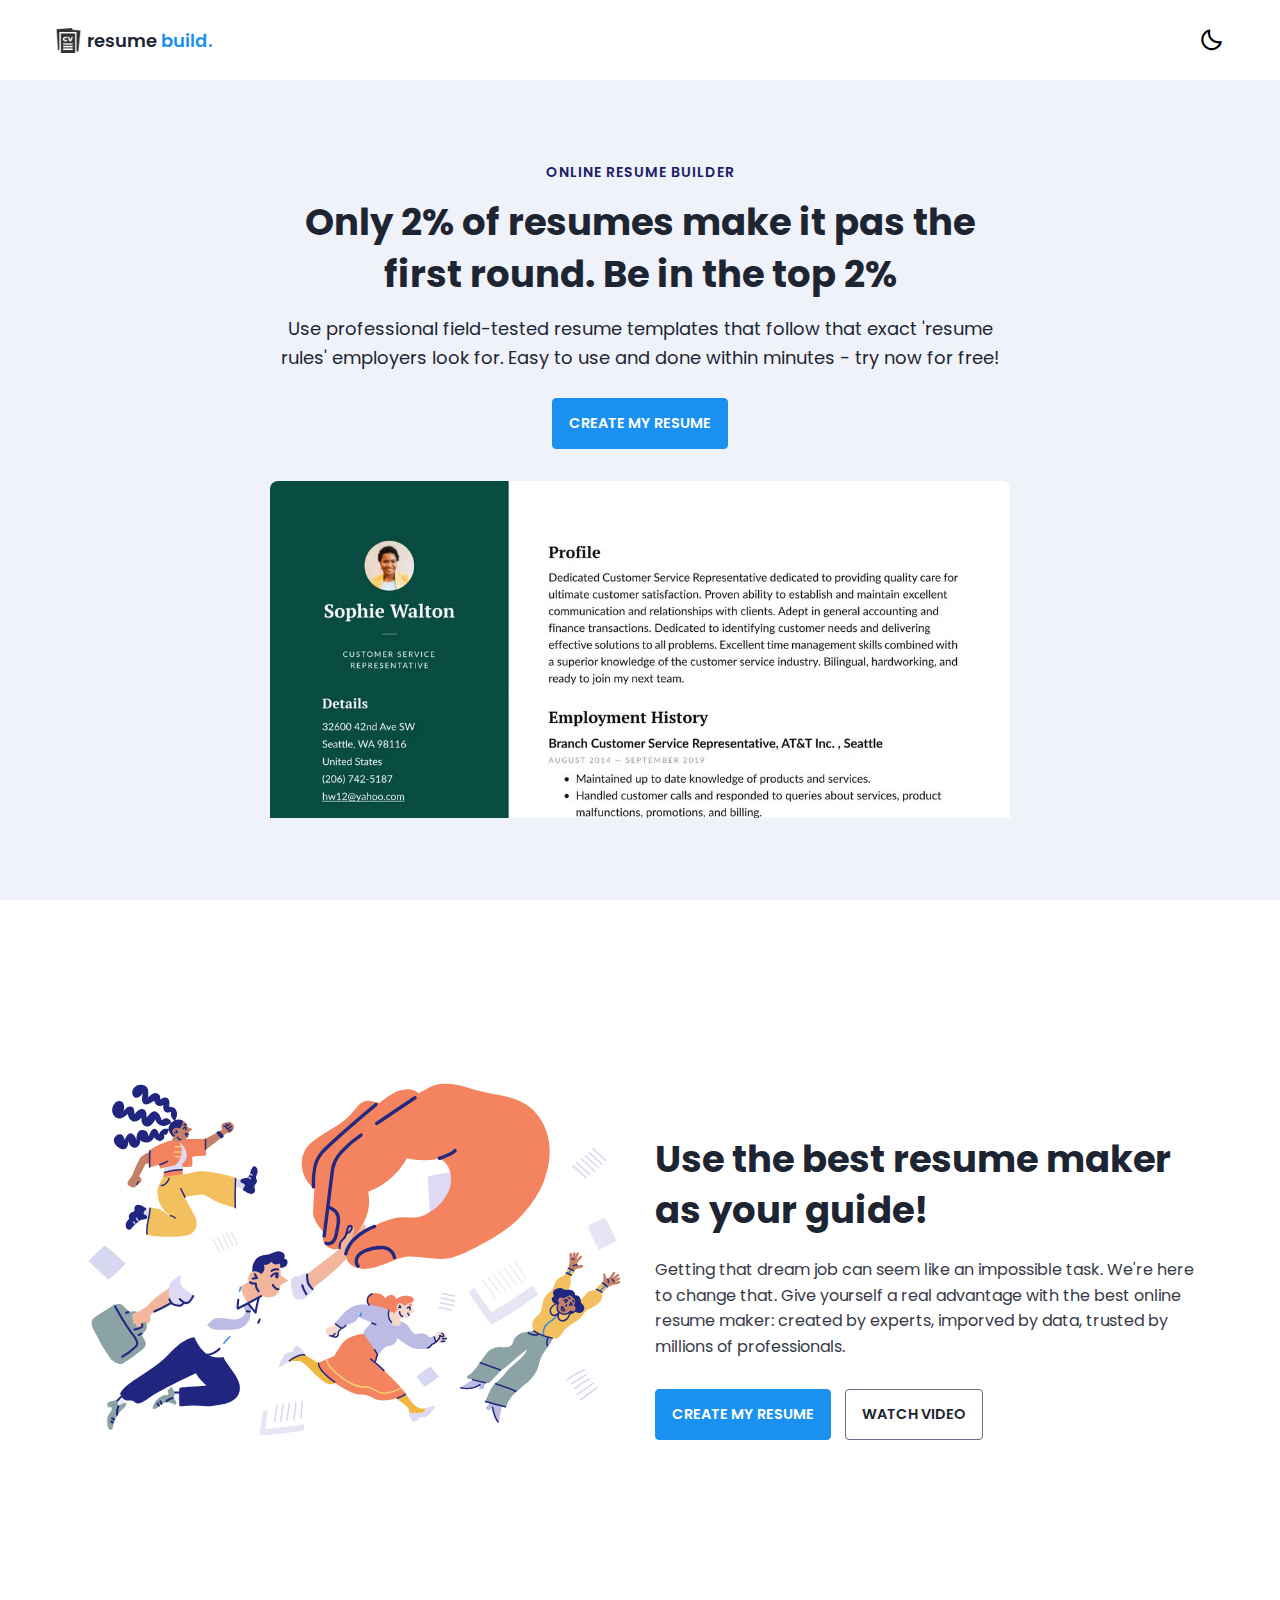
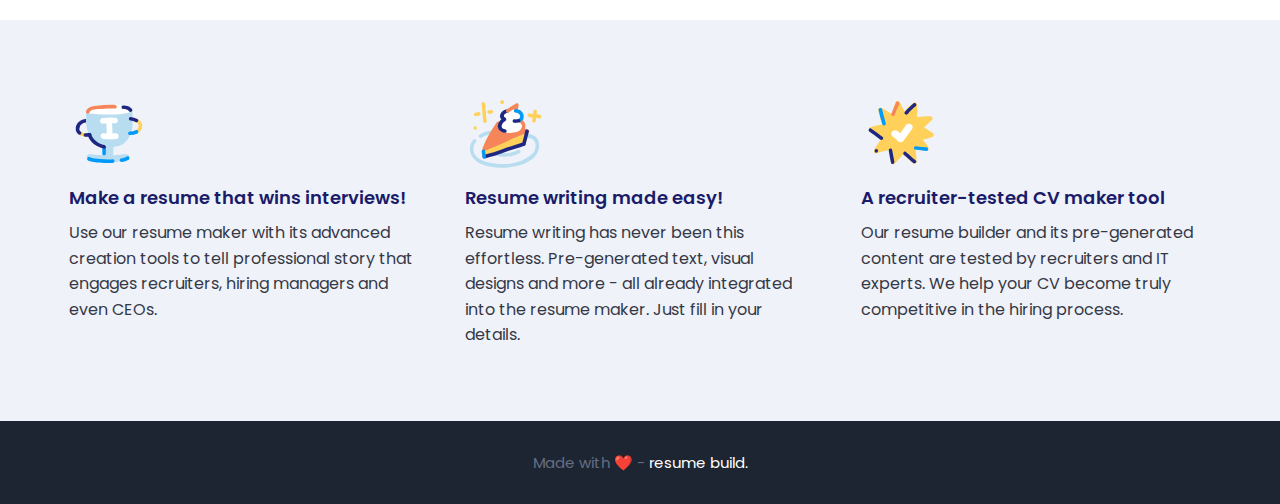
<file: index.html>
<!DOCTYPE html>
<html>
    <head>
        <meta charset="utf-8">
        <meta http-equiv="X-UA-Compatible" content="IE=edge">
        <title>Home Page</title>
        <meta name="description" content="">
        <meta name="viewport" content="width=device-width, initial-scale=1">
        <link rel="stylesheet" href="assets/css/main.css">
        <link href='https://unpkg.com/boxicons@2.1.4/css/boxicons.min.css' rel='stylesheet'>

    </head>
    <body>
        <nav class = "navbar bg-white">
            <div class="container">
                <div class = "navbar-content">
                    <div class = "brand-and-toggler">
                        <a href = "index.html" class = "navbar-brand">
                            <img src = "assets/images/curriculum-vitae.png" alt = "" class = "navbar-brand-icon">
                            <span class = "navbar-brand-text">resume <span>build.</span>
                        </a>
                        <!-- <button type = "button" class = "navbar-toggler-btn"> -->
                            <!-- <div class = "bars">
                                <div class = "bar"></div>
                                <div class = "bar"></div>
                                <div class = "bar"></div>
                            </div> -->
                            <div class="bx bx-moon" id="darkMode-icon"></div>
                    </div>
                </div>
            </div>
        </nav>
        
        <header class = "header bg-bright" id = "header">
            <div class = "container">
                <div class = "header-content text-center">
                    <h6 class = "text-uppercase text-blue-dark fs-14 fw-6 ls-1">online resume builder</h6>
                    <h1 class = "lg-title">Only 2% of resumes make it pas the first round. Be in the top 2%</h1>
                    <p class = "text-dark fs-18">Use professional field-tested resume templates that follow that exact 'resume rules' employers look for. Easy to use and done within minutes - try now for free!</p>
                    <a href = "resume.html" class = "btn btn-primary text-uppercase">create my resume</a>
                    <img src = "assets/images/dublin-resume-templates.avif">
                </div>
            </div>
        </header>

        <div class="section-one">
            <div class="container">
                <div class = "section-one-content">
                    <div class="section-one-l">
                        <img src = "assets/images/visual-0c7080adf17f1f207276f613447c924f667dab34b7ac415cd7ef653172defd0b.svg">
                    </div>
                    <div class = "section-one-r text-center">
                        <h2 class = "lg-title">Use the best resume maker as your guide!</h2>
                        <p class = "text">Getting that dream job can seem like an impossible task. We're here to change that. Give yourself a real advantage with the best online resume maker: created by experts, imporved by data, trusted by millions of professionals.</p>
                        <div class = "btn-group">
                            <a href = "resume.html" class = "btn btn-primary text-uppercase">create my resume</a>
                            <a href = "#" class = "btn btn-secondary text-uppercase">watch video</a>
                        </div>
                    </div>
                </div>
            </div>
        </div>

        <div class = "section-two bg-bright">
            <div class="container">
                <div class="section-two-content">
                    <div class = "section-items">
                        <div class = "section-item">
                            <div class = "section-item-icon">
                                <img src = "assets/images/feature-1-edf4481d69166ac81917d1e40e6597c8d61aa970ad44367ce78049bf830fbda5.svg" alt = "">
                            </div>
                            <h5 class = "section-item-title">Make a resume that wins interviews!</h5>
                            <p class = "text">Use our resume maker with its advanced creation tools to tell professional story that engages recruiters, hiring managers and even CEOs.</p>
                        </div>

                        <div class = "section-item">
                            <div class = "section-item-icon">
                                <img src = "assets/images/feature-2-a7a471bd973c02a55d1b3f8aff578cd3c9a4c5ac4fc74423d94ecc04aef3492b.svg" alt = "">
                            </div>
                            <h5 class = "section-item-title">Resume writing made easy!</h5>
                            <p class = "text">Resume writing has never been this effortless. Pre-generated text, visual designs and more - all already integrated into the resume maker. Just fill in your details.</p>
                        </div>

                        <div class = "section-item">
                            <div class = "section-item-icon">
                                <img src = "assets/images/feature-3-4e87a82f83e260488c36f8105e26f439fdc3ee5009372bb5e12d9421f32eabdd.svg" alt = "">
                            </div>
                            <h5 class = "section-item-title">A recruiter-tested CV maker tool</h5>
                            <p class = "text">Our resume builder and its pre-generated content are tested by recruiters and IT experts. We help your CV become truly competitive in the hiring process.</p>
                        </div>
                    </div>
                </div>
            </div>
        </div>

        <script>
            function myFunction() {
                var element = document.body;
                element.classList.toggle("dark-mode");
              }
        </script>

        <footer class = "footer bg-dark">
            <div class="container">
                <div class = "footer-content text-center">
                    <p class="fs-15">Made with ❤️ - <span>resume build.</span></p>
                </div>
            </div>
        </footer>
        
    </body>
</html>
</file>
<file: assets/css/main.css>
@import url('https://fonts.googleapis.com/css2?family=Manrope:wght@200;300;400;500;600;700;800&family=Poppins:ital,wght@0,100;0,200;0,300;0,400;0,500;0,600;0,700;0,800;0,900;1,100;1,200;1,300;1,400;1,500;1,600;1,700;1,800;1,900&display=swap');

:root{
    --clr-blue: #1A91F0;
    --clr-blue-mid: #1170CD;
    --clr-blue-dark: #1A1C6A;
    --clr-white: #fff;
    --clr-bright: #EFF2F9;
    --clr-dark: #1e2532;
    --clr-black: #000;
    --clr-grey: #656e83;
    --clr-green: #084C41;
    --font-poppins: 'Poppins', sans-serif;
    --font-manrope: 'Manrope', sans-serif;;
    --transition: all 300ms ease-in-out;
}

*{
    padding: 0;
    margin: 0;
    box-sizing: border-box;
}

html{
    font-size: 10px;
}

body{
    font-size: 1.6rem;
    font-family: var(--font-poppins);
}

button{
    border: none;
    background-color: transparent;
    outline: 0;
    cursor: pointer;
    font-family: inherit;
}

img{
    width: 100%;
    display: block;
}

a{
    text-decoration: none;
}

/* fonts */
.font-poppins{font-family: var(--font-poppins);}
.font-manrope{font-family: var(--font-manrope);}

/* text colors */
.text-blue{color: var(--clr-blue);}
.text-blue-mid{color: var(--clr-blue-mid);}
.text-blue-dark{color: var(--clr-blue-dark);}
.text-bright{color: var(--clr-bright);}
.text-dark{color: var(--clr-dark);}
.text-grey{color: var(--clr-grey);}
.text-white{color: var(--clr-white);}

/* backgrounds */
.bg-blue{background-color: var(--clr-blue);}
.bg-blue-mid{background-color: var(--clr-blue-mid);}
.bg-blue-dark{background-color: var(--clr-blue-dark);}
.bg-bright{background-color: var(--clr-bright);}
.bg-dark{background-color: var(--clr-dark);}
.bg-grey{background-color: var(--clr-grey);}
.bg-white{background-color: var(--clr-white);}
.bg-black{background-color: var(--clr-black);}
.bg-green{background-color: var(--clr-green);}

.text-center{ text-align: center;}
.text-left{text-align: left;}
.text-right{text-align: right;}
.text-uppercase{text-transform: uppercase;}
.text-lowercase{text-transform: lowercase;}
.text-capitalize{text-transform: capitalize;}
.text{
    color: var(--clr-dark);
    opacity: 0.9;
    margin: 2rem 0;
    line-height: 1.6;
}

.fw-2{font-weight: 200;}
.fw-3{font-weight: 300;}
.fw-4{font-weight: 400;}
.fw-5{font-weight: 500;}
.fw-6{font-weight: 600;}
.fw-7{font-weight: 700;}
.fw-8{font-weight: 800;}

.fs-13{font-size: 13px;}
.fs-14{font-size: 14px;}
.fs-15{font-size: 15px;}
.fs-16{font-size: 16px;}
.fs-17{font-size: 17px;}
.fs-18{font-size: 18px;}
.fs-19{font-size: 19px;}
.fs-20{font-size: 20px;}
.fs-21{font-size: 21px;}
.fs-22{font-size: 22px;}
.fs-23{font-size: 23px;}
.fs-24{font-size: 24px;}
.fs-25{font-size: 25px;}

.ls-1{letter-spacing: 1px;}
.ls-2{letter-spacing: 2px;}

.container{
    max-width: 1200px;
    margin: 0 auto;
    padding: 0 1.6rem;
}

/* bars button */
.bars{
    display: flex;
    flex-direction: column;
    justify-content: space-between;
    height: 16.5px;
    width: 25px;
}
.bars .bar{
    width: 100%;
    height: 2px;
    background-color: var(--clr-blue);
    transition: var(--transition);
}

.bars:hover .bar{
    background-color: var(--clr-dark);
}

/* buttons */
.btn{
    font-size: 14.5px;
    font-weight: 600;
    padding: 1.4rem 1.6rem;
    border-radius: 4px;
    display: inline-block;
}

.btn-primary{
    background-color: var(--clr-blue);
    color: var(--clr-white);
    border: 1px solid var(--clr-blue);
    transition: var(--transition);
}

.btn-primary:hover{
    background-color: transparent;
    color: var(--clr-dark);
    border-color: var(--clr-grey);
}

.btn-secondary{
    background-color: transparent;
    color: var(--clr-dark);
    border: 1px solid var(--clr-grey);
    transition: var(--transition);
}

.btn-secondary:hover{
    background-color: var(--clr-blue);
    color: var(--clr-white);
    border-color: var(--clr-blue);
}

.btn-group button:first-child, .btn-group a:first-child{
    margin-right: 1rem!important;
}

/* navbar part */
.navbar{
    height: 80px;
    display: flex;
    align-items: center;
    box-shadow: rgba(0, 0, 0, 0.08) 0px 3px 8px;
}

.navbar .container{
    width: 100%;
}

.navbar-brand{
    display: flex;
    align-items: center;
    justify-content: flex-start;
    font-size: 1.8rem;
}
.navbar-brand-text{
    color: var(--clr-dark);
    font-weight: 600;
}
.navbar-brand-text span{
    color: var(--clr-blue);
}
.navbar-brand-icon{
    width: 25px;
    margin-right: 6px;
    opacity: 0.8;
}
.brand-and-toggler{
    display: flex;
    align-items: center;
    justify-content: space-between;
}
.header{
    min-height: calc(100vh - 80px);
    display: flex;
    flex-direction: column;
    align-items: center;
    justify-content: center;
}
.header-content{
    max-width: 740px;
    margin-right: auto;
    margin-left: auto;
}
.header-content img{
    max-width: 760px;
    border-top-right-radius: 8px;
    border-top-left-radius: 8px;
    margin-top: 3.2rem;
}
.lg-title{
    margin: 1.4rem 0;
    font-size: 37px;
    line-height: 1.4;
    color: var(--clr-dark);
}
.header-content p{
    margin-bottom: 2.6rem;
    line-height: 1.6;
}


/* section one */
.section-one{
    padding: 64px 0;
    min-height: 80vh;
    display: flex;
    align-items: center;
}
.section-one-l img{
    max-width: 545px;
    margin-right: auto;
    margin-left: auto;
}
.section-one-r{
    margin-top: 4rem;
}

.section-one .btn-group{
    margin-top: 2rem;
}
.section-one-r{
    max-width: 545px;
    margin-right: auto;
    margin-left: auto;
}
.section-one-r .btn-group{
    margin-top: 3rem;
}

/* section two */
.section-two{
    padding: 64px 0;
}
.section-two .section-items{
    display: grid;
    gap: 2rem;
}

.section-two .section-item{
    max-width: 350px;
    text-align: center;
    margin-right: auto;
    margin-left: auto;
}
.section-two .section-item-icon{
    margin: 1rem 0;
}
.section-two .section-item-icon img{
    width: 80px;
    margin-right: auto;
    margin-left: auto;
}
.section-two .section-item-title{
    color: var(--clr-blue-dark);
    font-size: 1.8rem;
    font-weight: 600;
}
.section-two .text{
    margin: 0.9rem 0;
}

/* footer */
.footer{
    padding: 3rem 0;
}
.footer-content p{
    color: var(--clr-grey);
}
.footer-content p span{
    color: var(--clr-white);
}

/* media queries */
@media screen and (min-width: 768px){
    .section-two .section-items{
        grid-template-columns: repeat(2, 1fr);
    }
}

@media screen and (min-width: 992px){
    .section-one-content{
        display: grid;
        grid-template-columns: repeat(2, 1fr);
        column-gap: 3rem;
    }
    .section-one-r{
        text-align: left;
    }
    .section-two .section-items{
        grid-template-columns: repeat(3, 1fr);
    }
    .section-two .section-item{
        text-align: left;
    }
    .section-two .section-item-icon img{
        margin-left: 0;
    }
}



/* resume page */
#about-sc{
    padding: 64px 0;
}

.cv-form-row-title{
    background-color:dodgerblue;
    padding: 0.8rem 1.6rem;
    margin-bottom: 2rem;
}

.cv-form-row-title h3{
    color: var(--clr-white);
    font-weight: 500;
    text-transform: uppercase;
    letter-spacing: 1.5px;
    font-size: 1.7rem;
}
.cv-form-blk{
    margin: 3rem 0;
}
.cv-form-row{
    padding: 3rem 2rem 0 2rem;
    border: 1px solid rgba(0, 0, 0, 0.08);
    margin-bottom: 1rem;
    position: relative;
}
textarea{
    resize: none;
}
.form-elem{
    margin-bottom: 3rem;
    position: relative;
}
.form-label{
    display: block;
    font-weight: 600;
    font-size: 14px;
    color: sandybrown;
    margin-bottom: 0.5rem;
}
.form-control{
    border-radius: none;
    border: 1px solid rgba(0, 0, 0, 0.1);
    font-size: 14px;
    padding: 0.8rem 1.6rem;
    font-family: inherit;
    width: 100%;
    outline: 0;
    transition: var(--transition);
}

.form-control:focus{
    border-color: rgba(0, 0, 0, 0.3);
}
.form-text{
    color: #ca0b00;
    font-size: 12px;
    position: absolute;
    letter-spacing: 0.5px;
    top: calc(100% + 2px);
    left: 0;
    width: 100%;
}
.cols-3, .cols-2{
    display: grid;
}
.repeater-add-btn{
    width: 25px;
    height: 25px;
    background-color: var(--clr-blue-mid);
    font-size: 1.6rem;
    color: var(--clr-white);
    margin: 1rem 0;
}
.repeater-remove-btn{
    position: absolute;
    top: 10px;
    right: 10px;
    z-index: 999;
    width: 25px;
    height: 25px;
    border-radius: 50%;
    background-color: #ca0b00;
    color: var(--clr-white);
    font-size: 1.6rem;
}

/* preview section */
.preview-cnt{
    border-radius: 5px;
    display: grid;
    grid-template-columns: 32% auto;
    box-shadow: rgba(149, 157, 165, 0.2) 0px 8px 24px;
    overflow: hidden;
}

.preview-cnt-l{
    padding: 3rem 3rem 2rem 3rem;
}
.preview-cnt-r{
    padding: 3rem 3rem 3rem 4rem;
}
.preview-cnt-l .preview-blk:nth-child(1){
    text-align: center;
}
.preview-image{
    width: 120px;
    height: 120px;
    border-radius: 50%;
    overflow: hidden;
    margin-right: auto;
    margin-left: auto;
}
.preview-image img{
    width: 100%;
    height: 100%;
    object-fit: cover;
}
.preview-item-name{
    font-size: 2.4rem;
    font-weight: 600;
    margin: 1.8rem 0;
    position: relative;
}
.preview-item-name::after{
    position: absolute;
    content: "";
    bottom: -10px;
    width: 50px;
    height: 1.5px;
    background-color: rgba(255, 255, 255, 0.5);
    left: 50%;
    transform: translateX(-50%);
}
.preview-blk{
    padding: 1rem 0;
    margin-bottom: 1rem;
}
.preview-blk-title h3{
    text-transform: uppercase;
    letter-spacing: 0.5px;
    border-bottom: 0.5px solid rgba(0, 0, 0, 0.08);
    padding-bottom: 0.5rem;
}
.preview-blk-title{
    margin-bottom: 1rem;
}
.preview-blk-list .preview-item{
    font-size: 1.5rem;
    margin-bottom: 0.2rem;
    opacity: 0.95;
}
.preview-cnt-r .preview-blk-title{
    color: var(--clr-dark);
}
.preview-cnt-r .preview-blk-list .preview-item{
    margin-top: 1.8rem;
}

.achievements-items.preview-blk-list .preview-item span:first-child,
.educations-items.preview-blk-list .preview-item span:first-child,
.experiences-items.preview-blk-list .preview-item span:first-child{
    display: block;
    font-weight: 600;
    margin-bottom: 1rem;
    background-color: rgba(0, 0, 0, 0.03);
}

.educations-items.preview-blk-list .preview-item span:nth-child(2),
.experiences-items.preview-blk-list .preview-item span:nth-child(2){
    font-weight: 600;
    margin-right: 1rem;
}

.educations-items.preview-blk-list .preview-item span:nth-child(3),
.experiences-items.preview-blk-list .preview-item span:nth-child(3){
    font-style: italic;
    margin-right: 1rem;
}

.educations-items.preview-blk-list .preview-item span:nth-child(4),
.educations-items.preview-blk-list .preview-item span:nth-child(5),
.experiences-items.preview-blk-list .preview-item span:nth-child(4),
.experiences-items.preview-blk-list .preview-item span:nth-child(5){
    margin-right: 1rem;
    background-color: var(--clr-green);
    color: var(--clr-white);
    padding: 0 1rem;
    border-radius: 0.6rem;
}

.educations-items.preview-blk-list .preview-item span:nth-child(6),
.experiences-items.preview-blk-list .preview-item span:nth-child(6){
    font-size: 13.5px;
    display: block;
    opacity: 0.8;
    margin-top: 1rem;
}
.projects-items.preview-blk-list .preview-item span{
    display: block;
}

@media screen and (min-width: 768px){
    .cols-3{
        grid-template-columns: repeat(3, 1fr);
        column-gap: 2rem;
    }
    .cols-2{
        grid-template-columns: repeat(2, 1fr);
        column-gap: 2rem;
    }
}

@media screen and (min-width: 992px){
    .cv-form-row{
        padding: 3rem 3rem 0rem 3rem;
    }
    .cols-3{
        grid-template-columns: repeat(3, 1fr);
    }
}

.print-btn-sc{
    margin: 2rem 0 6rem 0;
}

/* print section */
@media print{
    body *{
        visibility: hidden;
    }

    .non_print_area{
        display: none;
    }

    .print_area, .print_area *{
        visibility: visible;
    }

    .print_area{
        width: 100%;
        position: absolute;
        left: 0;
        top: 0;
        overflow: hidden;
    }
}

body {
    transition: background-color 0.5s ease;
}

.bx-moon{
   font-size: 25px;
}
.dark-mode {
    background-color: #333;
    color: #fff;
}

#darkMode-icon {
    cursor: pointer;
}
</file>
